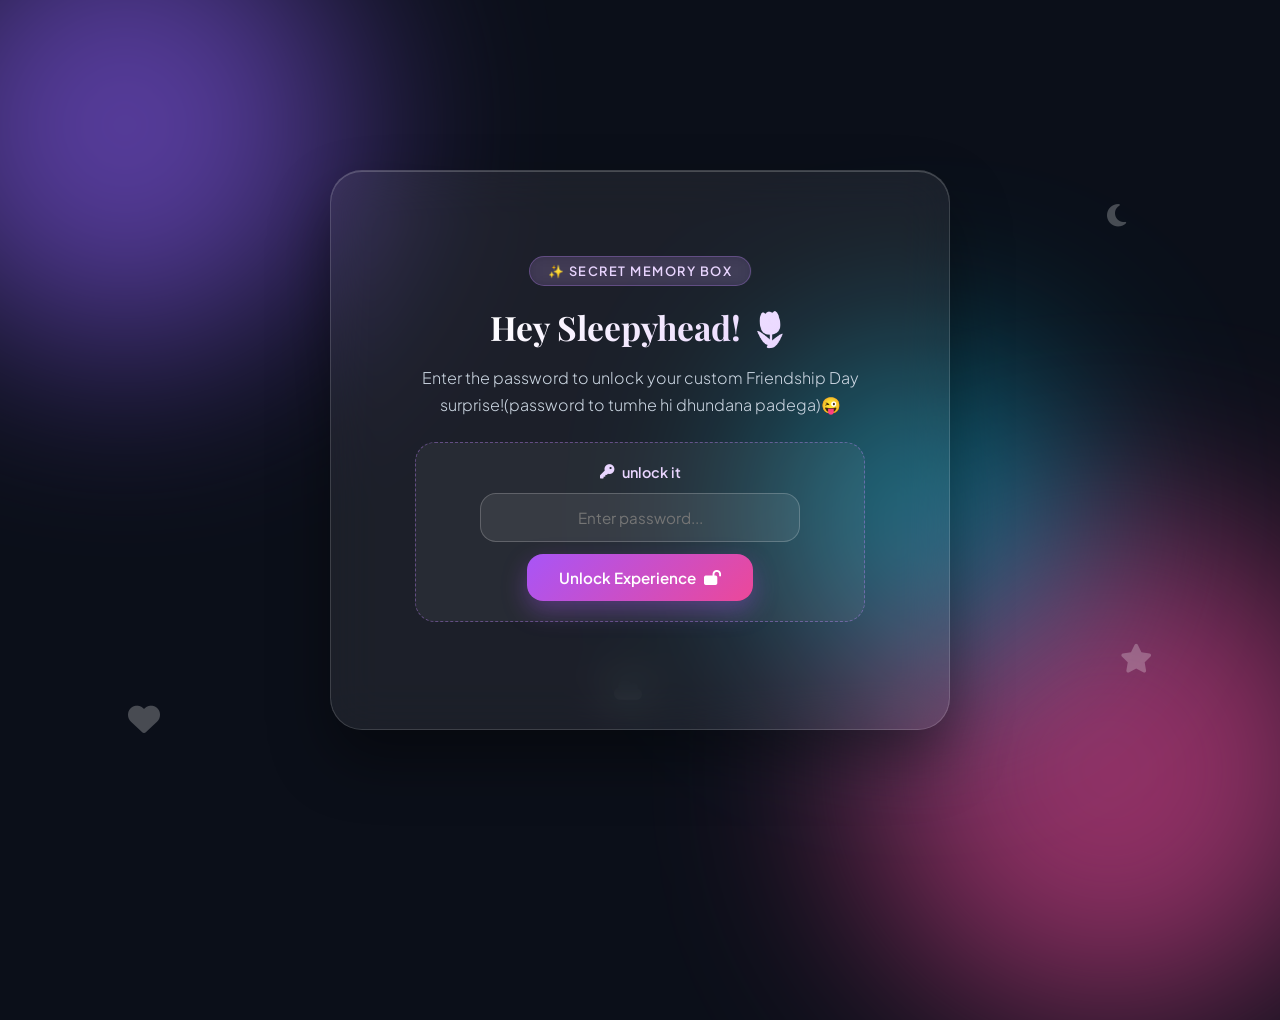
<file: index.html>
<!DOCTYPE html>
<html lang="en">
<head>
    <meta charset="UTF-8">
    <meta name="viewport" content="width=device-width, initial-scale=1.0">
    <title>Unlock Memory Box ✨</title>
    <link rel="stylesheet" href="https://cdnjs.cloudflare.com/ajax/libs/font-awesome/6.4.0/css/all.min.css">
    <link rel="stylesheet" href="styles.css">
</head>
<body><!-- Floating Background Icons -->
<div class="floating-icon fi-1"><i class="fa-solid fa-sparkles"></i></div>
<div class="floating-icon fi-2"><i class="fa-solid fa-moon"></i></div>
<div class="floating-icon fi-3"><i class="fa-solid fa-heart"></i></div>
<div class="floating-icon fi-4"><i class="fa-solid fa-star"></i></div>
<div class="floating-icon fi-5"><i class="fa-solid fa-cloud"></i></div>
    <div class="bg-orb orb-1"></div>
    <div class="bg-orb orb-2"></div>
    <div class="bg-orb orb-3"></div>

    <div class="app-container">
        <div class="badge">✨ Secret Memory Box</div>
        <h1>Hey Sleepyhead! 🌷</h1>
        <p>Enter the password to unlock your custom Friendship Day surprise!(password to tumhe hi dhundana padega)😜</p>
        
        <div class="task-card">
            <div class="task-title"><i class="fa-solid fa-key"></i> unlock it </div>
            <div class="input-group">
                <input type="password" id="passwordInput" placeholder="Enter password..." autocomplete="off">
            </div>
            <div id="errorMsg" class="error-msg">
                <i class="fa-solid fa-circle-exclamation"></i> Nope! 😜 Brain thod use kar... What did I call you most often to tease you?
            </div>
            <button class="btn btn-pulse" onclick="checkPassword()">Unlock Experience <i class="fa-solid fa-lock-open"></i></button>
        </div>
    </div>

    <script src="script.js"></script>
</body>
</html>
</file>
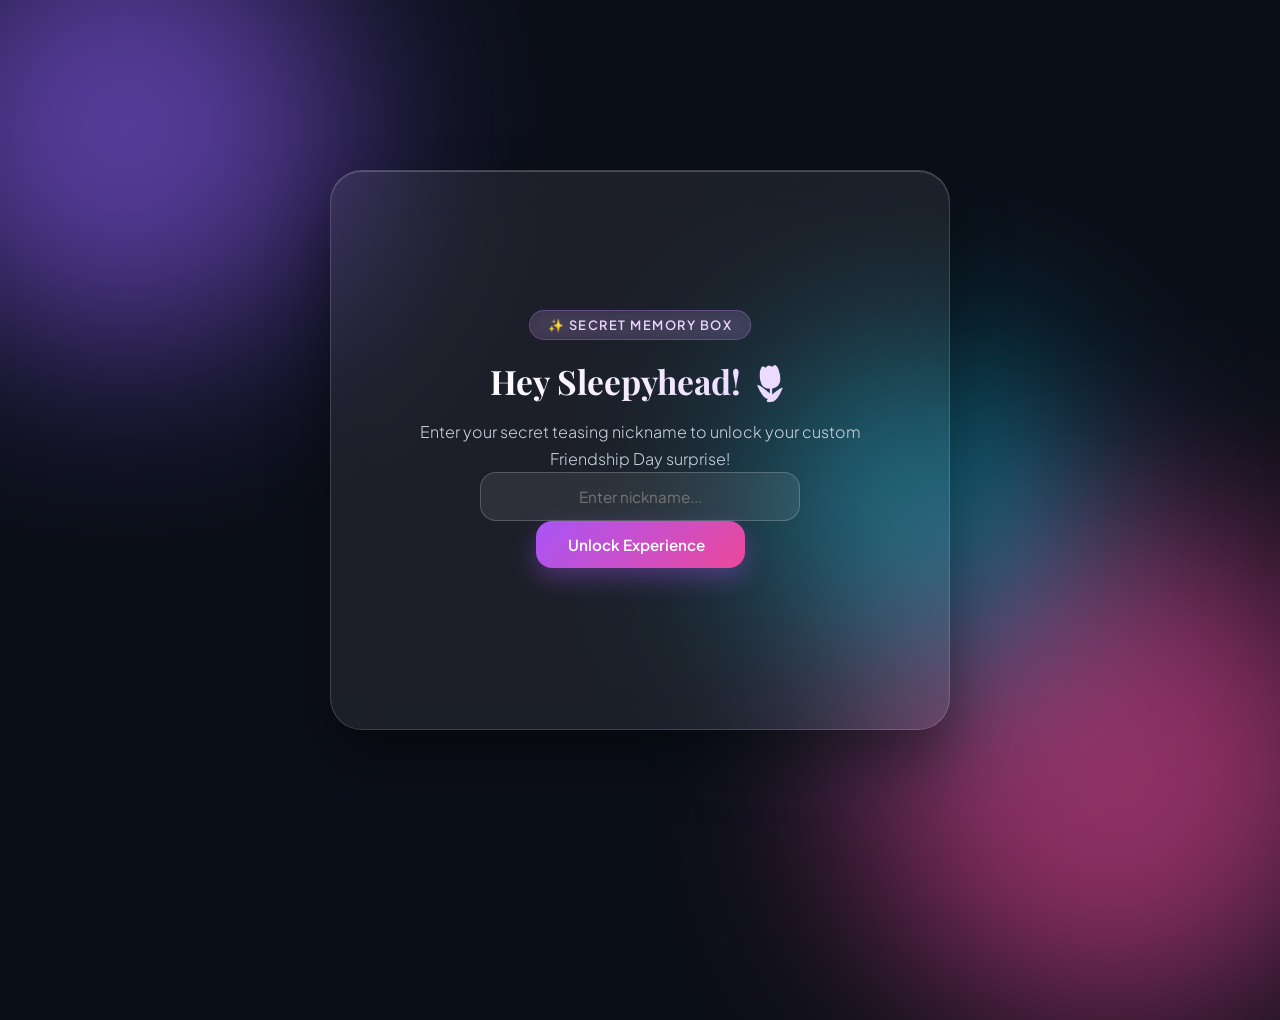
<file: page1.html>
<!DOCTYPE html>
<html lang="en">
<head>
    <meta charset="UTF-8">
    <meta name="viewport" content="width=device-width, initial-scale=1.0">
    <title>Unlock Memory Box ✨</title>
    <link rel="stylesheet" href="https://cdnjs.cloudflare.com/ajax/libs/font-awesome/6.4.0/css/all.min.css">
    <link rel="stylesheet" href="styles.css">
</head>
<body>
    <div class="bg-orb orb-1"></div>
    <div class="bg-orb orb-2"></div>
    <div class="bg-orb orb-3"></div>

    <div class="app-container">
        <div class="badge">✨ Secret Memory Box</div>
        <h1>Hey Sleepyhead! 🌷</h1>
        <p>Enter your secret teasing nickname to unlock your custom Friendship Day surprise!</p>
        
        <div class="input-group">
            <input type="password" id="passwordInput" placeholder="Enter nickname..." autocomplete="off">
        </div>
        <div id="errorMsg" class="error-msg">
            <i class="fa-solid fa-circle-exclamation"></i> Nope! 😜 Think again... What did I call you most often while teasing you?
        </div>
        
        <button class="btn" onclick="checkPassword()">Unlock Experience <i class="fa-solid fa-sparkles"></i></button>
    </div>

    <script src="script.js"></script>
</body>
</html>
</file>
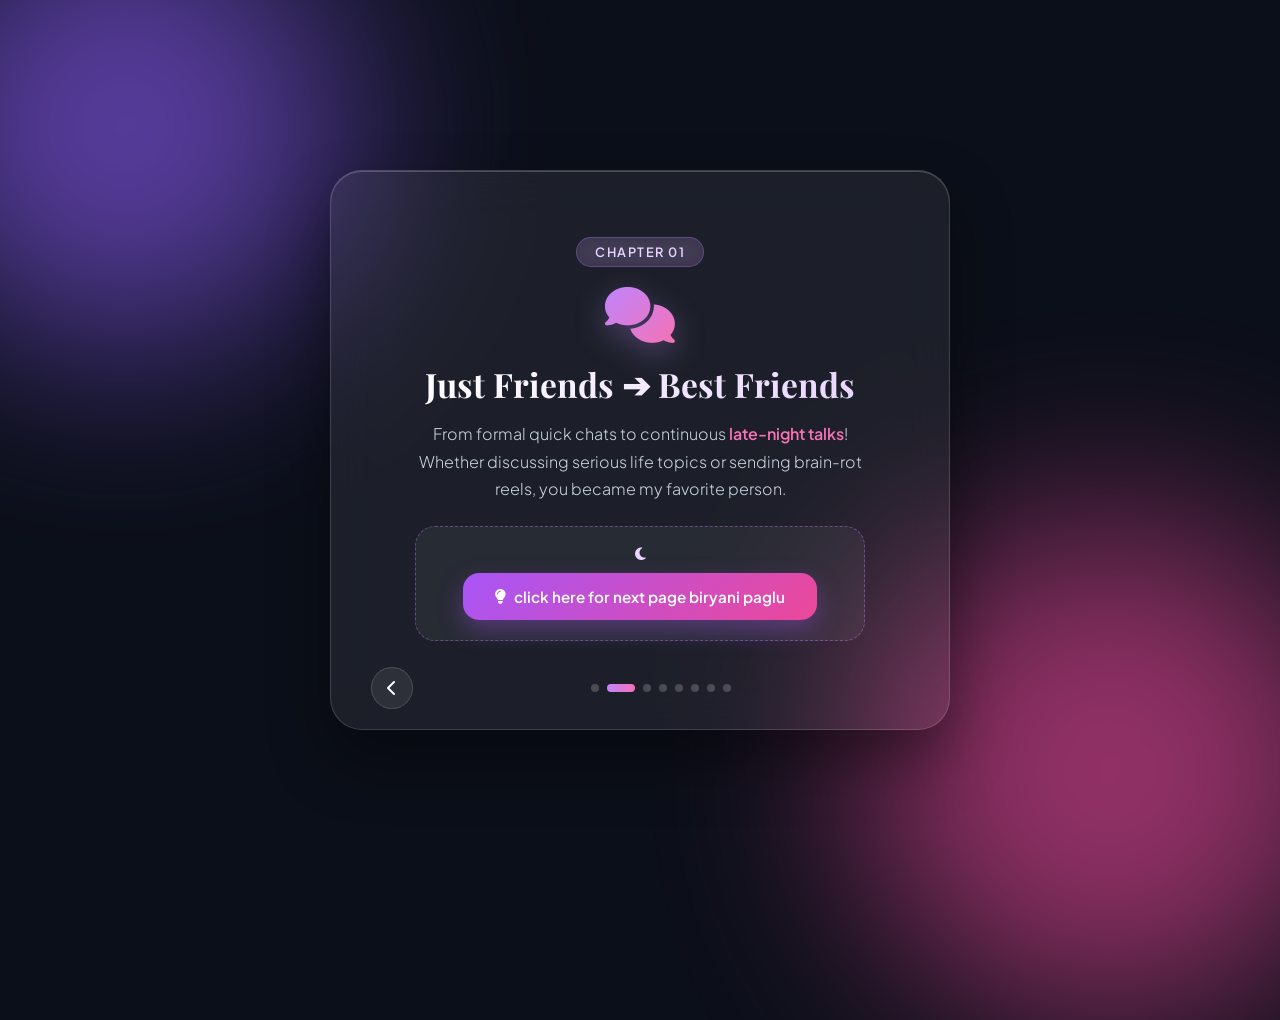
<file: page2.html>
<!DOCTYPE html>
<html lang="en">
<head>
    <meta charset="UTF-8">
    <meta name="viewport" content="width=device-width, initial-scale=1.0">
    <title>Our Journey ✨</title>
    <link rel="stylesheet" href="https://cdnjs.cloudflare.com/ajax/libs/font-awesome/6.4.0/css/all.min.css">
    <link rel="stylesheet" href="styles.css">
</head>
<body>
    <div class="bg-orb orb-1"></div>
    <div class="bg-orb orb-2"></div>

    <div class="app-container">
        <div class="badge">Chapter 01</div>
        <i class="fa-solid fa-comments icon-large"></i>
        <h2>Just Friends ➔ Best Friends</h2>
        <p>From formal quick chats to continuous <b>late-night talks</b>! Whether discussing serious life topics or sending brain-rot reels, you became my favorite person.</p>

        <div class="task-card">
            <div class="task-title"><i class="fa-solid fa-moon"></i> </div>
            <button class="btn btn-pulse" onclick="taskLateNight()"><i class="fa-solid fa-lightbulb"></i>click here for next page biryani paglu</button>
        </div>

        <div class="nav-controls">
            <a href="page1.html" class="nav-btn"><i class="fa-solid fa-chevron-left"></i></a>
            <div class="dots-indicator">
                <div class="dot"></div>
                <div class="dot active"></div>
                <div class="dot"></div>
                <div class="dot"></div>
                <div class="dot"></div>
                <div class="dot"></div>
                <div class="dot"></div>
                <div class="dot"></div>
            </div>
            <div></div>
        </div>
    </div>
    
    <script src="script.js"></script>
</body>
</html>
</file>
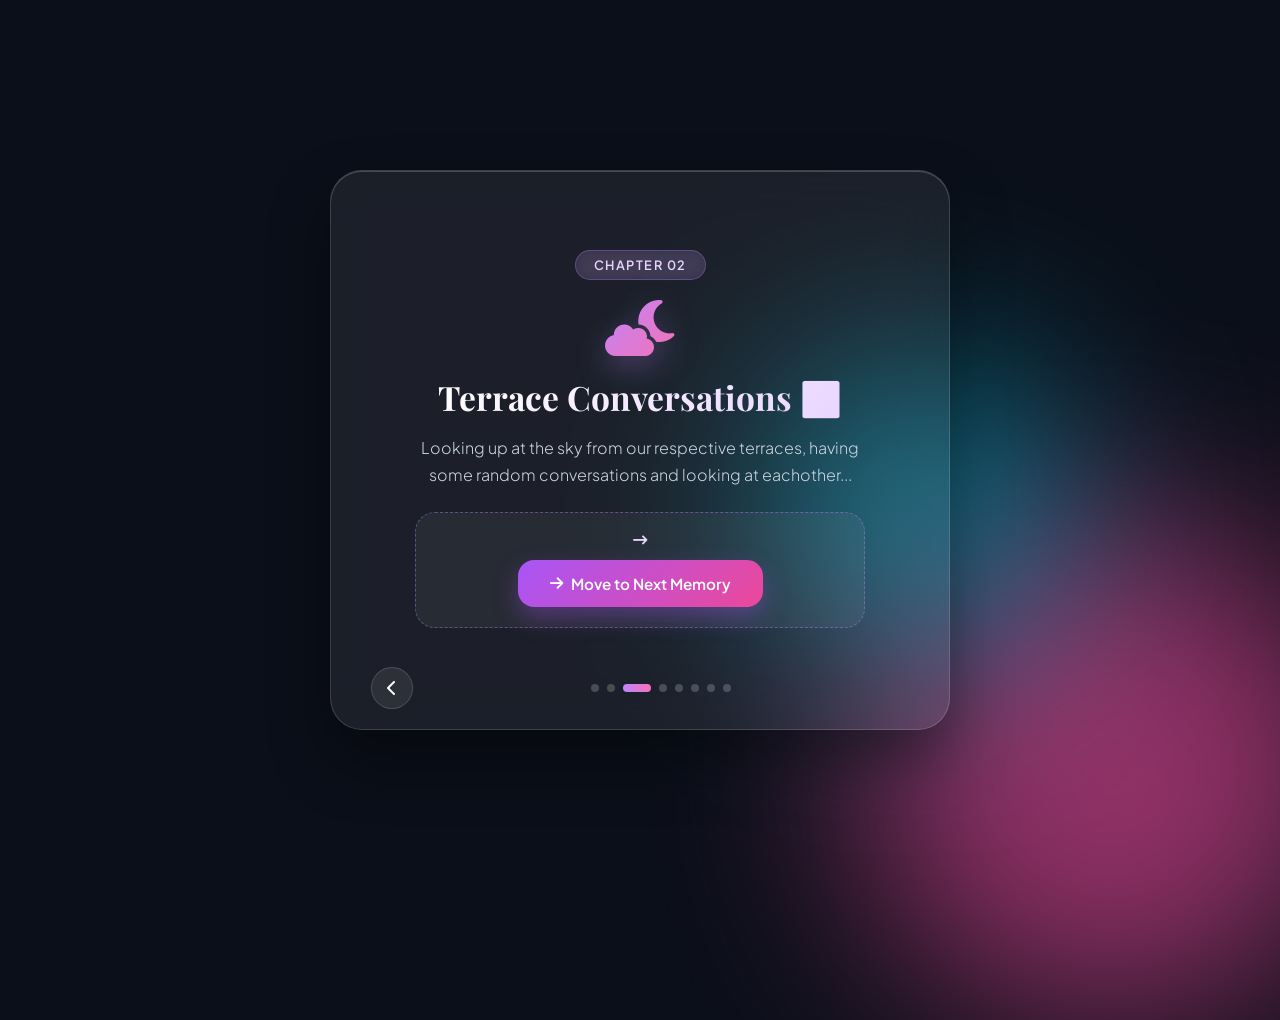
<file: page3.html>
<!DOCTYPE html>
<html lang="en">
<head>
    <meta charset="UTF-8">
    <meta name="viewport" content="width=device-width, initial-scale=1.0">
    <title>Terrace Conversations ✨</title>
    <link rel="stylesheet" href="https://cdnjs.cloudflare.com/ajax/libs/font-awesome/6.4.0/css/all.min.css">
    <link rel="stylesheet" href="styles.css">
</head>
<body>
    <div class="bg-orb orb-2"></div>
    <div class="bg-orb orb-3"></div>

    <div class="app-container">
        <div class="badge">Chapter 02</div>
        <i class="fa-solid fa-cloud-moon icon-large"></i>
        <h2>Terrace Conversations 🌌</h2>
        <p>Looking up at the sky from our respective terraces, having some random conversations and looking at eachother...</p>

        <div class="task-card">
            <div class="task-title"><i class="fa-solid fa-arrow-right-long"></i></div>
            <button class="btn btn-pulse" onclick="taskNextFromTerrace()"><i class="fa-solid fa-arrow-right"></i> Move to Next Memory</button>
        </div>

        <div class="nav-controls">
            <a href="page2.html" class="nav-btn"><i class="fa-solid fa-chevron-left"></i></a>
            <div class="dots-indicator">
                <div class="dot"></div>
                <div class="dot"></div>
                <div class="dot active"></div>
                <div class="dot"></div>
                <div class="dot"></div>
                <div class="dot"></div>
                <div class="dot"></div>
                <div class="dot"></div>
            </div>
            <div></div>
        </div>
    </div>
    
    <script src="script.js"></script>
</body>
</html>
</file>
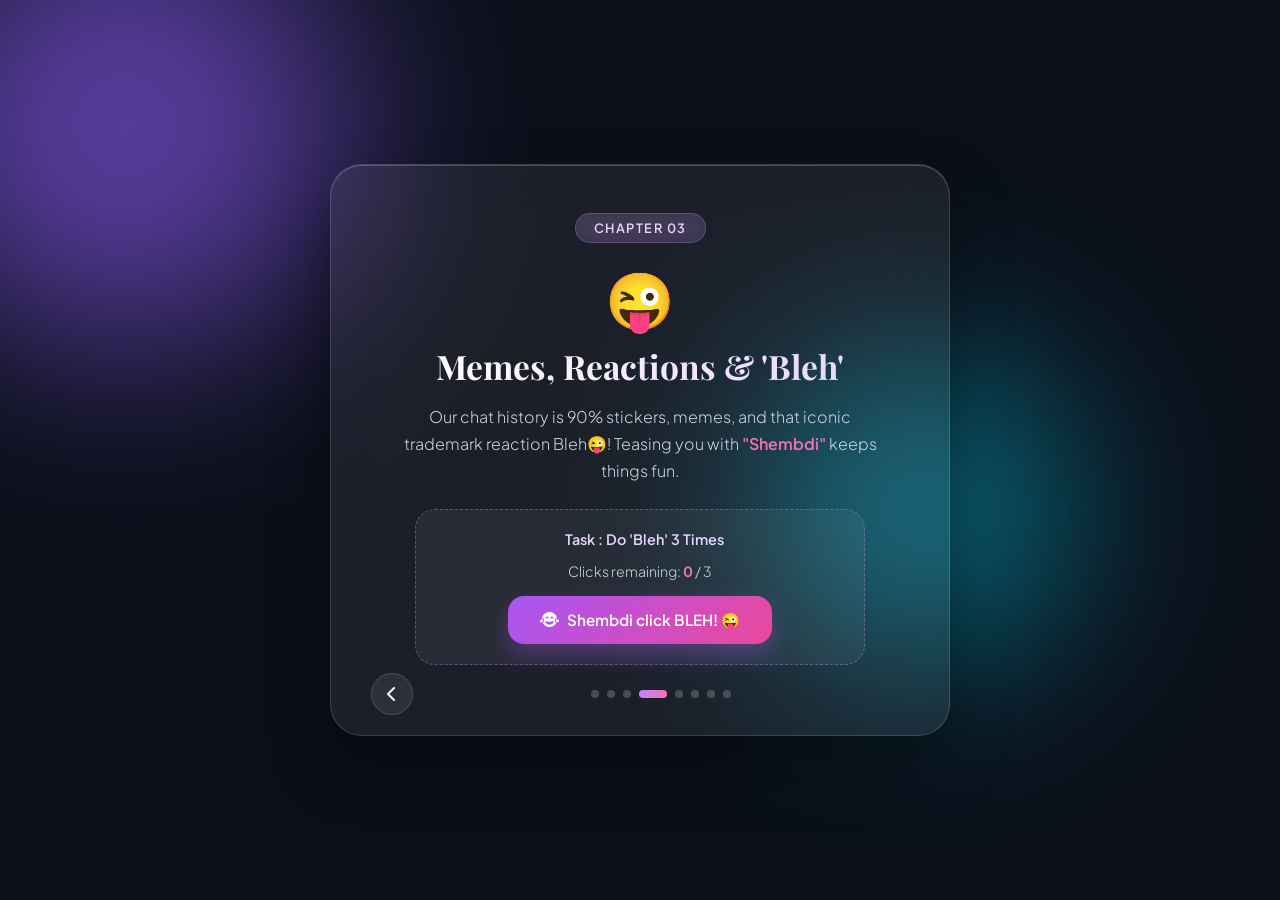
<file: page4.html>
<!DOCTYPE html>
<html lang="en">
<head>
    <meta charset="UTF-8">
    <meta name="viewport" content="width=device-width, initial-scale=1.0">
    <title>Memes & Bleh ✨</title>
    <link rel="stylesheet" href="https://cdnjs.cloudflare.com/ajax/libs/font-awesome/6.4.0/css/all.min.css">
    <link rel="stylesheet" href="styles.css">
</head>
<body>
    <div class="bg-orb orb-1"></div>
    <div class="bg-orb orb-3"></div>

    <div class="app-container">
        <div class="badge">Chapter 03</div>
        <div style="font-size: 3.5rem; margin-bottom: 10px;">😜</div>
        <h2>Memes, Reactions & 'Bleh'</h2>
        <p>Our chat history is 90% stickers, memes, and that iconic trademark reaction Bleh😜! Teasing you with <b>"Shembdi"</b> keeps things fun.</p>

        <div class="task-card">
            <div class="task-title"><i class="fa-solid fa-face-tongue"></i> Task : Do 'Bleh' 3 Times</div>
            <p style="font-size: 0.88rem;">Clicks remaining: <span id="blehCount" style="color:#f472b6; font-weight:700;">0</span> / 3</p>
            <button class="btn btn-pulse" onclick="taskBleh()"><i class="fa-solid fa-face-grin-tears"></i> Shembdi click BLEH! 😜</button>
        </div>

        <div class="nav-controls">
            <a href="page3.html" class="nav-btn"><i class="fa-solid fa-chevron-left"></i></a>
            <div class="dots-indicator">
                <div class="dot"></div>
                <div class="dot"></div>
                <div class="dot"></div>
                <div class="dot active"></div>
                <div class="dot"></div>
                <div class="dot"></div>
                <div class="dot"></div>
                <div class="dot"></div>
            </div>
            <div></div>
        </div>
    </div>
    
    <script src="script.js"></script>
</body>
</html>
</file>
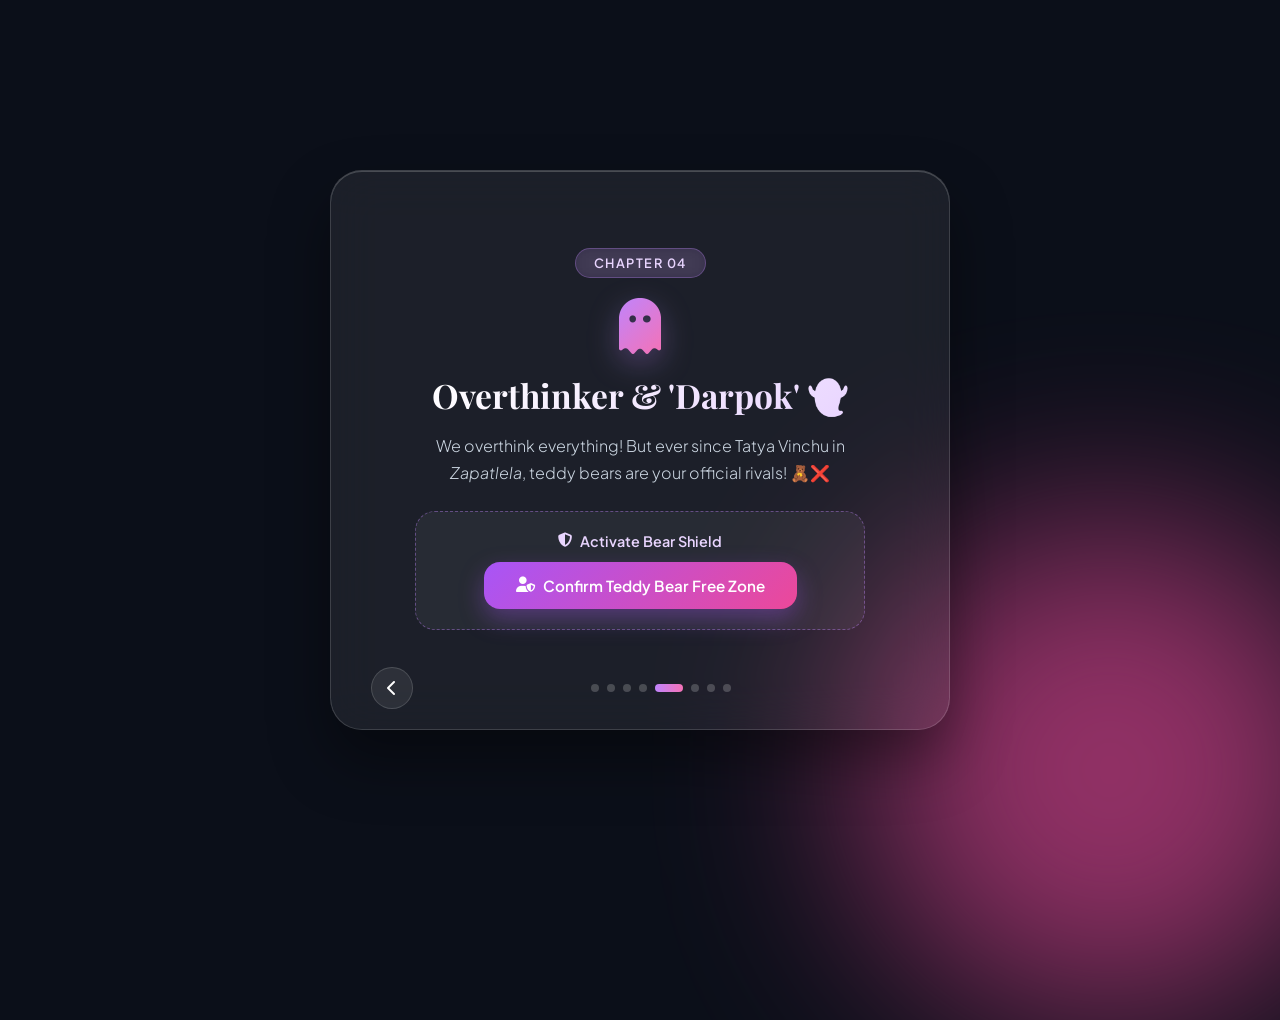
<file: page5.html>
<!DOCTYPE html>
<html lang="en">
<head>
    <meta charset="UTF-8">
    <meta name="viewport" content="width=device-width, initial-scale=1.0">
    <title>Darpok & Overthinker ✨</title>
    <link rel="stylesheet" href="https://cdnjs.cloudflare.com/ajax/libs/font-awesome/6.4.0/css/all.min.css">
    <link rel="stylesheet" href="styles.css">
</head>
<body>
    <div class="bg-orb orb-2"></div>

    <div class="app-container">
        <div class="badge">Chapter 04</div>
        <i class="fa-solid fa-ghost icon-large"></i>
        <h2>Overthinker & 'Darpok' 👻</h2>
        <p>We overthink everything! But ever since Tatya Vinchu in <i>Zapatlela</i>, teddy bears are your official rivals! 🧸❌</p>

        <div class="task-card">
            <div class="task-title"><i class="fa-solid fa-shield-halved"></i> Activate Bear Shield</div>
            <button class="btn btn-pulse" onclick="taskSafeZone()"><i class="fa-solid fa-user-shield"></i> Confirm Teddy Bear Free Zone</button>
        </div>

        <div class="nav-controls">
            <a href="page4.html" class="nav-btn"><i class="fa-solid fa-chevron-left"></i></a>
            <div class="dots-indicator">
                <div class="dot"></div>
                <div class="dot"></div>
                <div class="dot"></div>
                <div class="dot"></div>
                <div class="dot active"></div>
                <div class="dot"></div>
                <div class="dot"></div>
                <div class="dot"></div>
            </div>
            <div></div>
        </div>
    </div>
    
    <script src="script.js"></script>
</body>
</html>
</file>
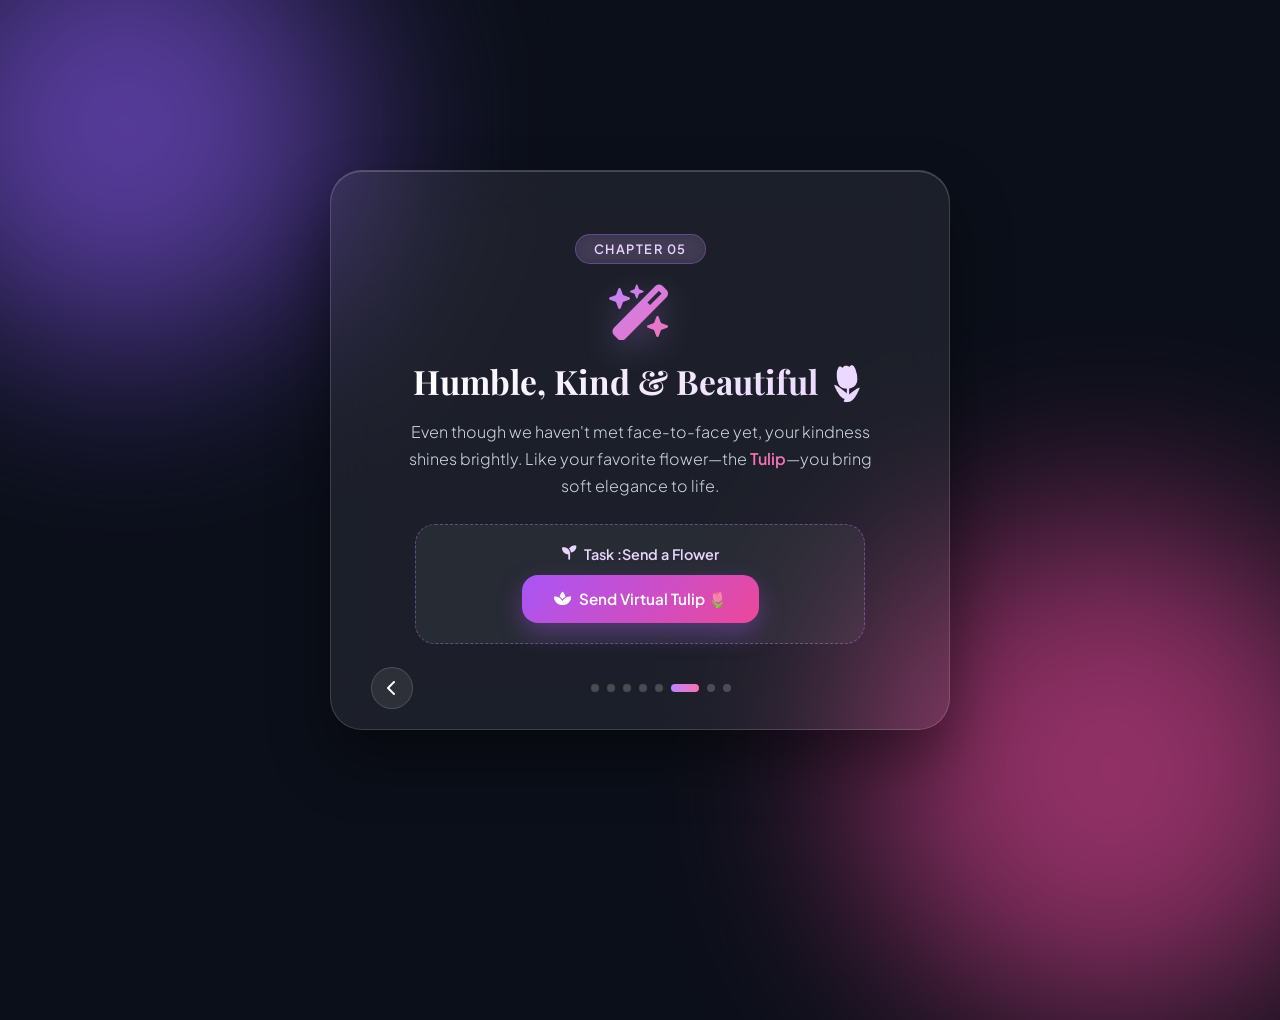
<file: page6.html>
<!DOCTYPE html>
<html lang="en">
<head>
    <meta charset="UTF-8">
    <meta name="viewport" content="width=device-width, initial-scale=1.0">
    <title>Tulips & Pure Heart ✨</title>
    <link rel="stylesheet" href="https://cdnjs.cloudflare.com/ajax/libs/font-awesome/6.4.0/css/all.min.css">
    <link rel="stylesheet" href="styles.css">
</head>
<body>
    <div class="bg-orb orb-1"></div>
    <div class="bg-orb orb-2"></div>

    <div class="app-container">
        <div class="badge">Chapter 05</div>
        <i class="fa-solid fa-wand-magic-sparkles icon-large"></i>
        <h2>Humble, Kind & Beautiful 🌷</h2>
        <p>Even though we haven't met face-to-face yet, your kindness shines brightly. Like your favorite flower—the <b>Tulip</b>—you bring soft elegance to life.</p>

        <div class="task-card">
            <div class="task-title"><i class="fa-solid fa-seedling"></i> Task :Send a Flower</div>
            <button class="btn btn-pulse" onclick="taskSendTulip()"><i class="fa-solid fa-spa"></i> Send Virtual Tulip 🌷</button>
        </div>

        <div class="nav-controls">
            <a href="page5.html" class="nav-btn"><i class="fa-solid fa-chevron-left"></i></a>
            <div class="dots-indicator">
                <div class="dot"></div>
                <div class="dot"></div>
                <div class="dot"></div>
                <div class="dot"></div>
                <div class="dot"></div>
                <div class="dot active"></div>
                <div class="dot"></div>
                <div class="dot"></div>
            </div>
            <div></div>
        </div>
    </div>
    
    <script src="script.js"></script>
</body>
</html>
</file>
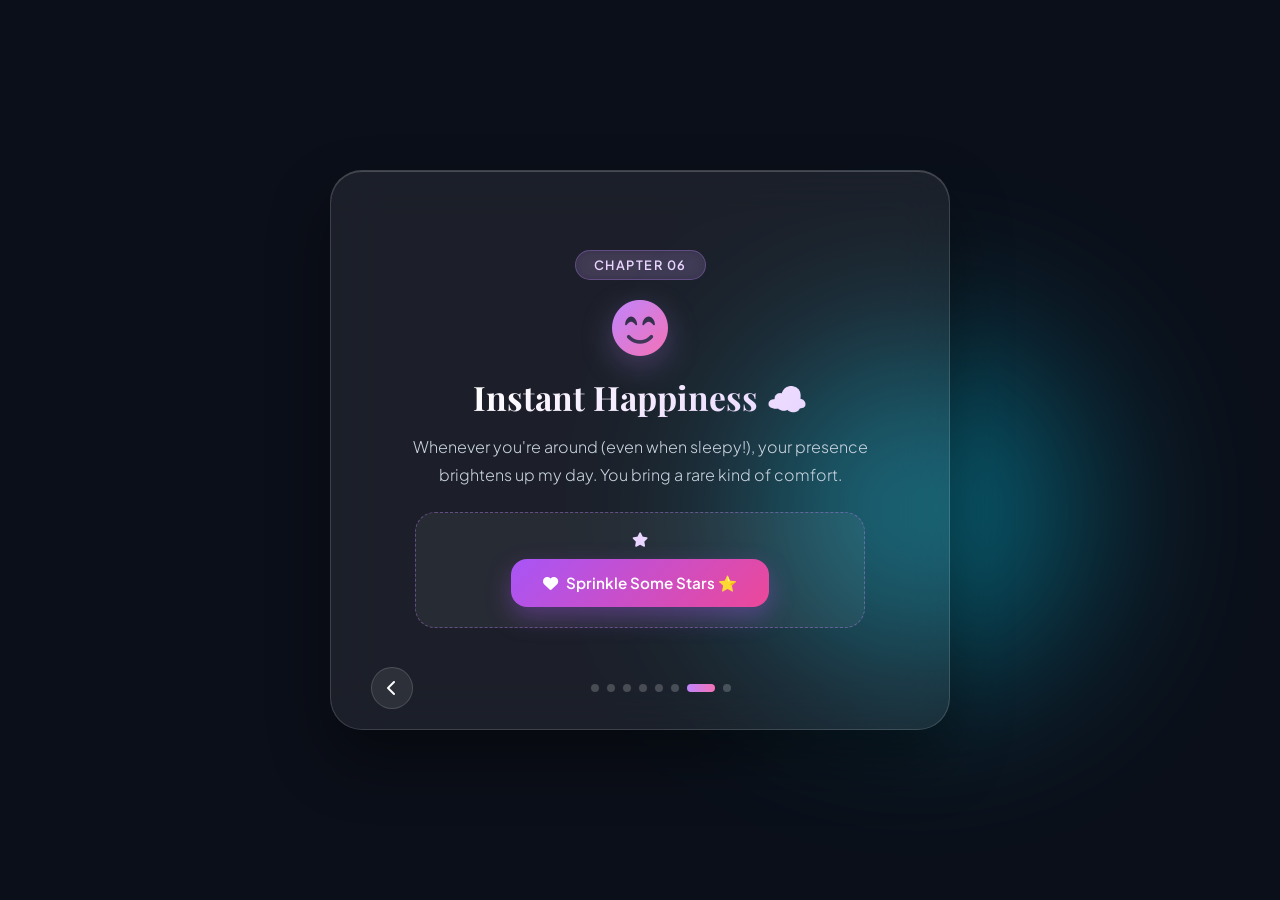
<file: page7.html>
<!DOCTYPE html>
<html lang="en">
<head>
    <meta charset="UTF-8">
    <meta name="viewport" content="width=device-width, initial-scale=1.0">
    <title>Instant Happiness ✨</title>
    <link rel="stylesheet" href="https://cdnjs.cloudflare.com/ajax/libs/font-awesome/6.4.0/css/all.min.css">
    <link rel="stylesheet" href="styles.css">
</head>
<body>
    <div class="bg-orb orb-3"></div>

    <div class="app-container">
        <div class="badge">Chapter 06</div>
        <i class="fa-solid fa-face-smile-beam icon-large"></i>
        <h2>Instant Happiness ☁️</h2>
        <p>Whenever you're around (even when sleepy!), your presence brightens up my day. You bring a rare kind of comfort.</p>

        <div class="task-card">
            <div class="task-title"><i class="fa-solid fa-star"></i> </div>
            <button class="btn btn-pulse" onclick="taskRate()"><i class="fa-solid fa-heart"></i>Sprinkle Some Stars ⭐</button>
        </div>

        <div class="nav-controls">
            <a href="page6.html" class="nav-btn"><i class="fa-solid fa-chevron-left"></i></a>
            <div class="dots-indicator">
                <div class="dot"></div>
                <div class="dot"></div>
                <div class="dot"></div>
                <div class="dot"></div>
                <div class="dot"></div>
                <div class="dot"></div>
                <div class="dot active"></div>
                <div class="dot"></div>
            </div>
            <div></div>
        </div>
    </div>
    
    <script src="script.js"></script>
</body>
</html>
</file>
<file: styles.css>
@import url('https://fonts.googleapis.com/css2?family=Plus+Jakarta+Sans:wght@300;400;500;600;700&family=Playfair+Display:ital,wght@0,500;0,700;1,400&display=swap');

:root {
    --bg-gradient: linear-gradient(135deg, #0f172a 0%, #1e1b4b 40%, #2e1065 70%, #0f172a 100%);
    --card-glass: rgba(255, 255, 255, 0.07);
    --card-border: rgba(255, 255, 255, 0.15);
    --primary: #c084fc;
    --primary-glow: rgba(192, 132, 252, 0.4);
    --accent-pink: #f472b6;
    --accent-cyan: #38bdf8;
    --text-main: #f8fafc;
    --text-sub: #cbd5e1;
    --glass-shadow: 0 30px 60px rgba(0, 0, 0, 0.4), inset 0 1px 0 rgba(255, 255, 255, 0.2);
}

* {
    margin: 0;
    padding: 0;
    box-sizing: border-box;
    font-family: 'Plus Jakarta Sans', sans-serif;
}

body {
    background: #0b0f19;
    color: var(--text-main);
    min-height: 100vh;
    display: flex;
    justify-content: center;
    align-items: center;
    overflow: hidden;
    position: relative;
}

/* Background Glowing Orbs */
.bg-orb {
    position: absolute;
    border-radius: 50%;
    filter: blur(100px);
    z-index: 0;
    opacity: 0.6;
    animation: floatOrb 12s infinite alternate ease-in-out;
}

.orb-1 { width: 450px; height: 450px; background: #8b5cf6; top: -100px; left: -100px; }
.orb-2 { width: 500px; height: 500px; background: #ec4899; bottom: -120px; right: -80px; animation-delay: -6s; }
.orb-3 { width: 300px; height: 300px; background: #06b6d4; top: 40%; left: 60%; animation-delay: -3s; }

@keyframes floatOrb {
    0% { transform: translate(0, 0) scale(1) rotate(0deg); }
    100% { transform: translate(40px, 50px) scale(1.1) rotate(15deg); }
}

/* Scattered Floating Icons Here and There */
.floating-icon {
    position: absolute;
    z-index: 1;
    color: rgba(255, 255, 255, 0.25);
    font-size: 1.8rem;
    pointer-events: none;
    animation: floatIcon 6s ease-in-out infinite alternate;
}

.fi-1 { top: 12%; left: 8%; animation-delay: 0s; font-size: 2.2rem; }
.fi-2 { top: 22%; right: 12%; animation-delay: 1.5s; font-size: 1.6rem; }
.fi-3 { bottom: 18%; left: 10%; animation-delay: 3s; font-size: 2rem; }
.fi-4 { bottom: 25%; right: 10%; animation-delay: 2.2s; font-size: 1.8rem; }
.fi-5 { top: 75%; left: 48%; animation-delay: 4.1s; font-size: 1.4rem; }

@keyframes floatIcon {
    0% { transform: translateY(0px) rotate(0deg) scale(1); opacity: 0.3; }
    50% { opacity: 0.6; }
    100% { transform: translateY(-20px) rotate(12deg) scale(1.1); opacity: 0.3; }
}

/* Main Card Glass Container */
.app-container {
    width: 90%;
    max-width: 620px;
    min-height: 560px;
    background: var(--card-glass);
    backdrop-filter: blur(24px);
    -webkit-backdrop-filter: blur(24px);
    border: 1px solid var(--card-border);
    border-radius: 32px;
    box-shadow: var(--glass-shadow);
    position: relative;
    z-index: 10;
    display: flex;
    flex-direction: column;
    justify-content: center;
    align-items: center;
    padding: 48px 36px 70px 36px;
    text-align: center;
    animation: scaleIn 0.8s cubic-bezier(0.16, 1, 0.3, 1) forwards;
}

@keyframes scaleIn {
    from { opacity: 0; transform: scale(0.92) translateY(20px); }
    to { opacity: 1; transform: scale(1) translateY(0); }
}

.badge {
    background: rgba(192, 132, 252, 0.15);
    border: 1px solid rgba(192, 132, 252, 0.3);
    color: #e9d5ff;
    padding: 6px 18px;
    border-radius: 30px;
    font-size: 0.8rem;
    font-weight: 600;
    letter-spacing: 1.5px;
    text-transform: uppercase;
    margin-bottom: 20px;
    backdrop-filter: blur(8px);
}

h1, h2 {
    font-family: 'Playfair Display', serif;
    font-size: 2.1rem;
    font-weight: 700;
    background: linear-gradient(135deg, #ffffff 0%, #e9d5ff 100%);
    -webkit-background-clip: text;
    -webkit-text-fill-color: transparent;
    margin-bottom: 14px;
    line-height: 1.3;
}

p {
    color: var(--text-sub);
    font-size: 1rem;
    line-height: 1.7;
    max-width: 480px;
    font-weight: 300;
}

p b {
    color: #f472b6;
    font-weight: 600;
}

.icon-large {
    font-size: 3.5rem;
    background: linear-gradient(135deg, #c084fc, #f472b6);
    -webkit-background-clip: text;
    -webkit-text-fill-color: transparent;
    margin-bottom: 20px;
    filter: drop-shadow(0 10px 15px rgba(192, 132, 252, 0.3));
}

.task-card {
    background: rgba(255, 255, 255, 0.05);
    border: 1px dashed rgba(192, 132, 252, 0.4);
    border-radius: 20px;
    padding: 20px 24px;
    margin-top: 24px;
    width: 100%;
    max-width: 450px;
    display: flex;
    flex-direction: column;
    align-items: center;
    gap: 12px;
}

.task-title {
    font-size: 0.9rem;
    font-weight: 600;
    color: #e9d5ff;
    display: flex;
    align-items: center;
    gap: 8px;
}

.input-group {
    width: 100%;
    max-width: 320px;
}

.input-group input {
    width: 100%;
    padding: 14px 20px;
    border-radius: 16px;
    border: 1px solid rgba(255, 255, 255, 0.2);
    outline: none;
    background: rgba(255, 255, 255, 0.08);
    font-size: 0.95rem;
    color: #fff;
    transition: all 0.3s ease;
    text-align: center;
}

.input-group input:focus {
    border-color: var(--primary);
    box-shadow: 0 0 20px var(--primary-glow);
    background: rgba(255, 255, 255, 0.12);
}

.error-msg {
    color: #f87171;
    font-size: 0.85rem;
    margin-top: 8px;
    display: none;
    animation: shake 0.4s ease-in-out;
}

@keyframes shake {
    0%, 100% { transform: translateX(0); }
    20%, 60% { transform: translateX(-8px); }
    40%, 80% { transform: translateX(8px); }
}

.btn {
    background: linear-gradient(135deg, #a855f7 0%, #ec4899 100%);
    color: white;
    border: none;
    padding: 14px 32px;
    border-radius: 16px;
    font-size: 0.95rem;
    font-weight: 600;
    cursor: pointer;
    text-decoration: none;
    transition: all 0.3s ease;
    box-shadow: 0 10px 25px rgba(168, 85, 247, 0.35);
    display: inline-flex;
    align-items: center;
    gap: 8px;
}

.btn:hover {
    transform: translateY(-2px) scale(1.02);
    box-shadow: 0 15px 35px rgba(236, 72, 153, 0.5);
}

.btn-pulse {
    animation: pulse 2s infinite;
}

@keyframes pulse {
    0% { box-shadow: 0 0 0 0 rgba(168, 85, 247, 0.6); }
    70% { box-shadow: 0 0 0 16px rgba(168, 85, 247, 0); }
    100% { box-shadow: 0 0 0 0 rgba(168, 85, 247, 0); }
}

.nav-controls {
    position: absolute;
    bottom: 20px;
    left: 0;
    width: 100%;
    display: flex;
    justify-content: space-between;
    align-items: center;
    padding: 0 40px;
}

.nav-btn {
    background: rgba(255, 255, 255, 0.08);
    border: 1px solid rgba(255, 255, 255, 0.15);
    color: #fff;
    width: 42px;
    height: 42px;
    border-radius: 50%;
    display: flex;
    justify-content: center;
    align-items: center;
    text-decoration: none;
    transition: all 0.3s ease;
}

.nav-btn:hover {
    background: rgba(255, 255, 255, 0.2);
    transform: scale(1.1);
    color: var(--primary);
}

.dots-indicator {
    display: flex;
    gap: 8px;
}

.dot {
    width: 8px;
    height: 8px;
    border-radius: 50%;
    background: rgba(255, 255, 255, 0.2);
    transition: all 0.3s ease;
}

.dot.active {
    width: 28px;
    border-radius: 12px;
    background: linear-gradient(90deg, #c084fc, #f472b6);
}
</file>
